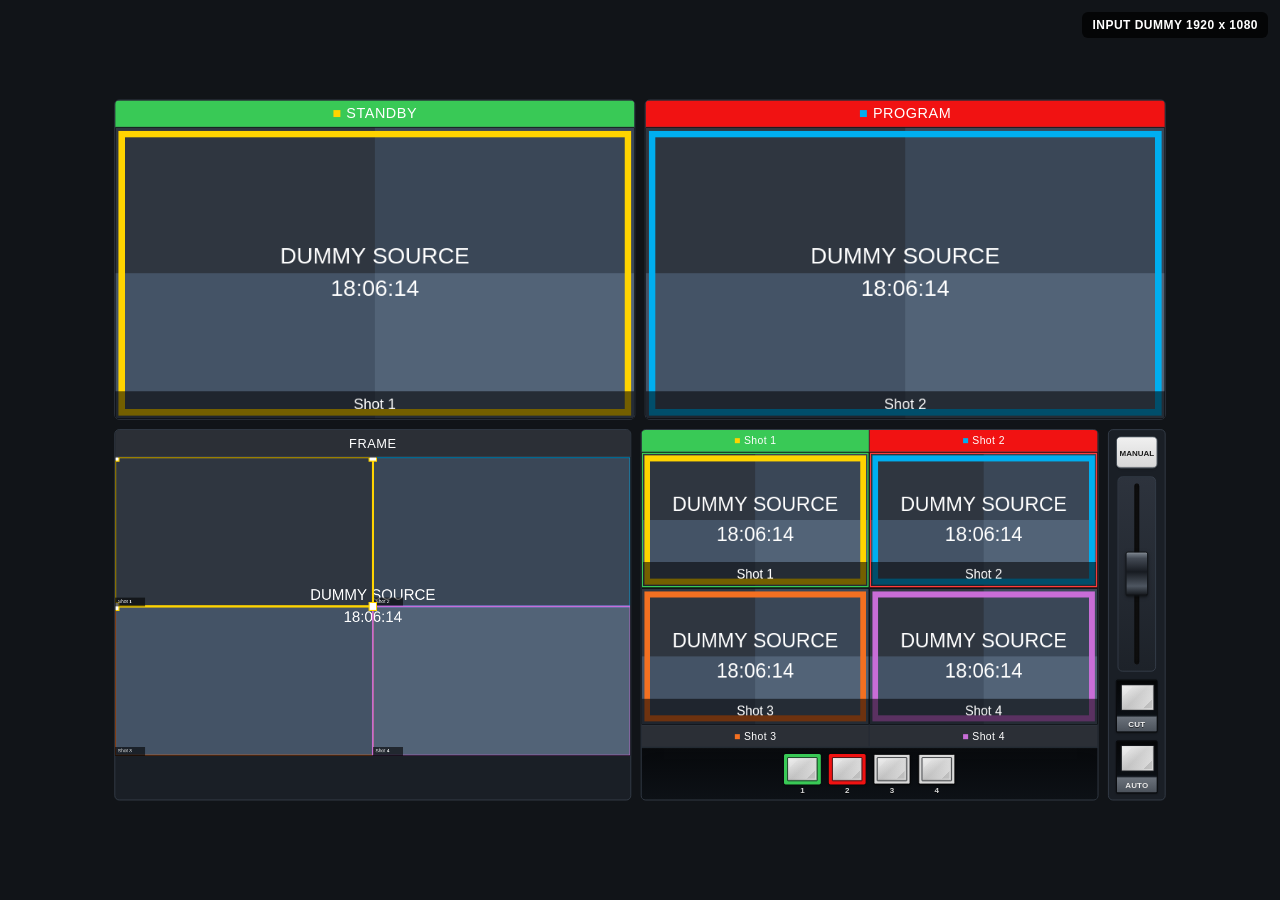
<file: index.html>
﻿<!DOCTYPE html>
<html lang="ja">
<head>
    <meta charset="UTF-8">
    <meta name="viewport" content="width=device-width, initial-scale=1.0">
    <title>4K-UVC-PON</title>
    <link rel="stylesheet" href="switcher.css">
</head>
<body>
<div id="app-fit-root">
    <div class="app-shell">
        <div class="top-row">
            <section class="panel large-panel">
                <div class="panel-header stby-header">STANDBY</div>
                <div class="video-box">
                    <canvas id="stby-canvas" width="640" height="360"></canvas>
                </div>
            </section>

            <section class="panel large-panel">
                <div class="panel-header pgm-header">PROGRAM</div>
                <div class="video-box">
                    <canvas id="pgm-canvas" width="640" height="360"></canvas>
                </div>
            </section>
        </div>

        <div class="bottom-row">

            <section class="editor-panel">
                <div class="panel-header editor-header">FRAME</div>
                <div class="video-box">
                    <canvas id="editor-canvas" width="640" height="360"></canvas>
                </div>
            </section>

            <section class="shot-grid">
                <div class="shot-panel">
                    <div class="panel-header shot-header" id="shot-header-0">Shot 1</div>
                    <div class="video-box">
                        <canvas id="shot-canvas-0" width="320" height="180"></canvas>
                    </div>
                </div>

                <div class="shot-panel">
                    <div class="panel-header shot-header" id="shot-header-1">Shot 2</div>
                    <div class="video-box">
                        <canvas id="shot-canvas-1" width="320" height="180"></canvas>
                    </div>
                </div>

                <div class="shot-panel shot-panel-bottom">
                    <div class="panel-header shot-header" id="shot-header-2">Shot 3</div>
                    <div class="video-box">
                        <canvas id="shot-canvas-2" width="320" height="180"></canvas>
                    </div>
                </div>

                <div class="shot-panel shot-panel-bottom">
                    <div class="panel-header shot-header" id="shot-header-3">Shot 4</div>
                    <div class="video-box">
                        <canvas id="shot-canvas-3" width="320" height="180"></canvas>
                    </div>
                </div>

                <div class="shot-select-row">
                    <div class="shot-select-key">
                        <button class="shot-select-button" data-shot-index="0" aria-label="Shot 1"></button>
                        <div class="shot-select-label">1</div>
                    </div>
                    <div class="shot-select-key">
                        <button class="shot-select-button" data-shot-index="1" aria-label="Shot 2"></button>
                        <div class="shot-select-label">2</div>
                    </div>
                    <div class="shot-select-key">
                        <button class="shot-select-button" data-shot-index="2" aria-label="Shot 3"></button>
                        <div class="shot-select-label">3</div>
                    </div>
                    <div class="shot-select-key">
                        <button class="shot-select-button" data-shot-index="3" aria-label="Shot 4"></button>
                        <div class="shot-select-label">4</div>
                    </div>
                </div>
            </section>

            <section class="control-panel">
                <a href="manual.html" class="manual-link-button" target="_blank" rel="noopener noreferrer">MANUAL</a>

                <div class="tbar-wrap">
                    <div class="tbar-fader-shell">
                        <div class="tbar-fader-track"></div>
                        <input id="tbar-slider" type="range" min="0" max="100" value="0" orient="vertical">
                    </div>
                </div>

                <div class="control-key-stack">
                    <button id="cut-button" class="control-button" aria-label="CUT"></button>
                    <div class="control-button-label">CUT</div>
                </div>

                <div class="control-key-stack">
                    <button id="auto-button" class="control-button" aria-label="AUTO"></button>
                    <div class="control-button-label">AUTO</div>
                </div>
            </section>
        </div>
    </div>
</div>

<video id="source-video" autoplay muted playsinline style="display: none;"></video>

    <script src="switcher.js"></script>
</body>
</html>
</file>
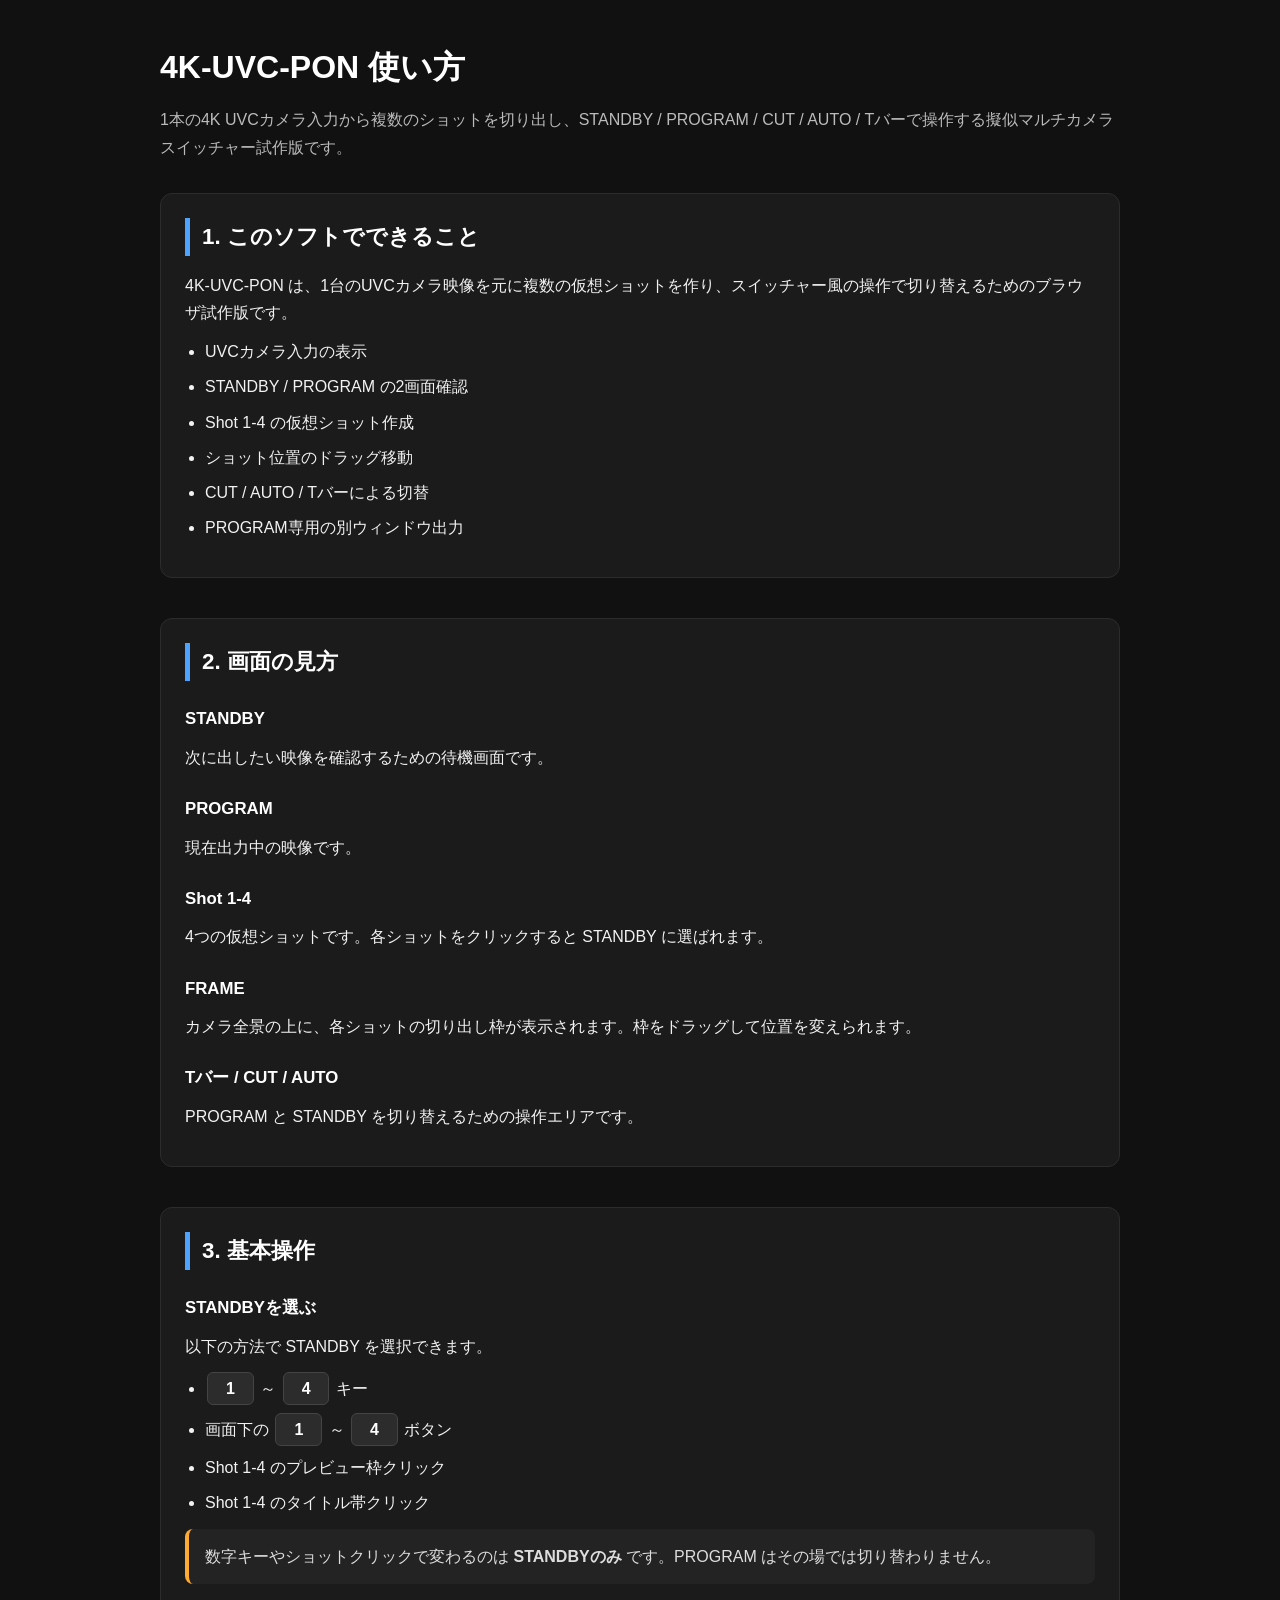
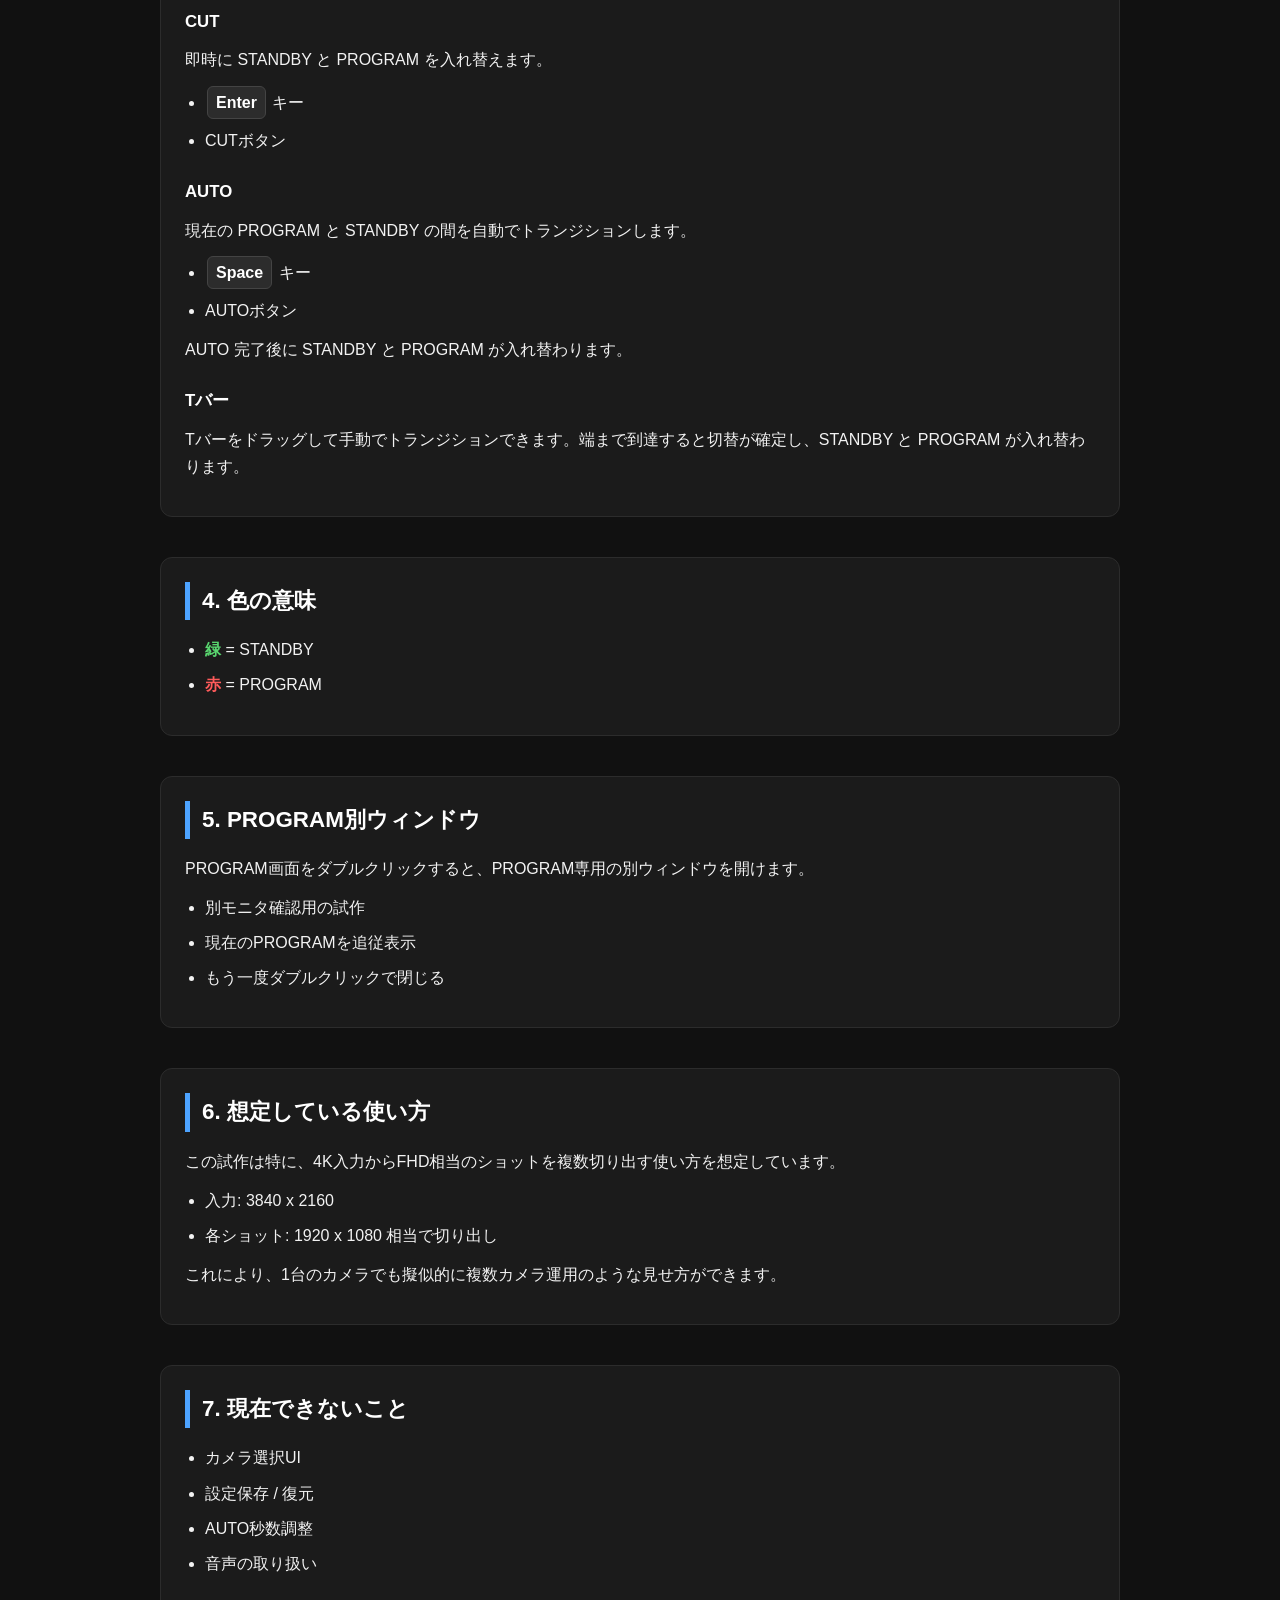
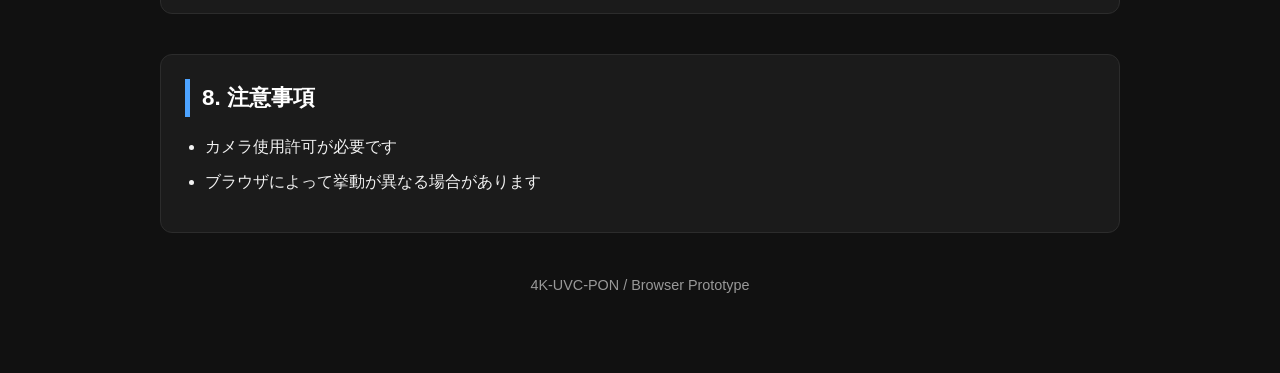
<file: manual.html>
﻿<!DOCTYPE html>
<html lang="ja">
<head>
    <meta charset="UTF-8">
    <meta name="viewport" content="width=device-width, initial-scale=1.0">
    <title>4K-UVC-PON 使い方</title>
    <style>
        body {
            margin: 0;
            font-family: "Segoe UI", "Hiragino Sans", "Yu Gothic UI", sans-serif;
            background: #111;
            color: #f2f2f2;
            line-height: 1.7;
        }

        .container {
            max-width: 960px;
            margin: 0 auto;
            padding: 40px 24px 64px;
        }

        h1 {
            margin: 0 0 12px;
            font-size: 2rem;
            color: #ffffff;
        }

        .subtitle {
            margin: 0 0 32px;
            color: #bbbbbb;
            font-size: 1rem;
        }

        section {
            margin-bottom: 40px;
            padding: 24px;
            background: #1b1b1b;
            border: 1px solid #2c2c2c;
            border-radius: 12px;
        }

        h2 {
            margin-top: 0;
            margin-bottom: 16px;
            font-size: 1.4rem;
            color: #ffffff;
            border-left: 5px solid #4da3ff;
            padding-left: 12px;
        }

        h3 {
            margin-top: 24px;
            margin-bottom: 10px;
            font-size: 1.05rem;
            color: #ffffff;
        }

        p {
            margin: 0 0 12px;
        }

        ul {
            margin: 0 0 12px 20px;
            padding: 0;
        }

        li {
            margin-bottom: 8px;
        }

        .key {
            display: inline-block;
            min-width: 1.8em;
            padding: 2px 8px;
            margin: 0 2px;
            background: #2c2c2c;
            border: 1px solid #444;
            border-radius: 6px;
            color: #fff;
            font-weight: 700;
            text-align: center;
        }

        .note {
            padding: 14px 16px;
            background: #232323;
            border-left: 4px solid #ffaa33;
            border-radius: 8px;
            color: #dddddd;
        }

        .status-red {
            color: #ff5b5b;
            font-weight: 700;
        }

        .status-green {
            color: #59d66f;
            font-weight: 700;
        }

        .footer {
            margin-top: 32px;
            color: #999999;
            font-size: 0.9rem;
            text-align: center;
        }

        a {
            color: #7fc0ff;
        }
    </style>
</head>
<body>
    <div class="container">
        <h1>4K-UVC-PON 使い方</h1>
        <p class="subtitle">
            1本の4K UVCカメラ入力から複数のショットを切り出し、STANDBY / PROGRAM / CUT / AUTO / Tバーで操作する擬似マルチカメラスイッチャー試作版です。
        </p>

        <section>
            <h2>1. このソフトでできること</h2>
            <p>
                4K-UVC-PON は、1台のUVCカメラ映像を元に複数の仮想ショットを作り、スイッチャー風の操作で切り替えるためのブラウザ試作版です。
            </p>
            <ul>
                <li>UVCカメラ入力の表示</li>
                <li>STANDBY / PROGRAM の2画面確認</li>
                <li>Shot 1-4 の仮想ショット作成</li>
                <li>ショット位置のドラッグ移動</li>
                <li>CUT / AUTO / Tバーによる切替</li>
                <li>PROGRAM専用の別ウィンドウ出力</li>
            </ul>
        </section>

        <section>
            <h2>2. 画面の見方</h2>

            <h3>STANDBY</h3>
            <p>
                次に出したい映像を確認するための待機画面です。
            </p>

            <h3>PROGRAM</h3>
            <p>
                現在出力中の映像です。
            </p>

            <h3>Shot 1-4</h3>
            <p>
                4つの仮想ショットです。各ショットをクリックすると STANDBY に選ばれます。
            </p>

            <h3>FRAME</h3>
            <p>
                カメラ全景の上に、各ショットの切り出し枠が表示されます。枠をドラッグして位置を変えられます。
            </p>

            <h3>Tバー / CUT / AUTO</h3>
            <p>
                PROGRAM と STANDBY を切り替えるための操作エリアです。
            </p>
        </section>

        <section>
            <h2>3. 基本操作</h2>

            <h3>STANDBYを選ぶ</h3>
            <p>以下の方法で STANDBY を選択できます。</p>
            <ul>
                <li><span class="key">1</span> ～ <span class="key">4</span> キー</li>
                <li>画面下の <span class="key">1</span> ～ <span class="key">4</span> ボタン</li>
                <li>Shot 1-4 のプレビュー枠クリック</li>
                <li>Shot 1-4 のタイトル帯クリック</li>
            </ul>
            <div class="note">
                数字キーやショットクリックで変わるのは <strong>STANDBYのみ</strong> です。PROGRAM はその場では切り替わりません。
            </div>

            <h3>CUT</h3>
            <p>即時に STANDBY と PROGRAM を入れ替えます。</p>
            <ul>
                <li><span class="key">Enter</span> キー</li>
                <li>CUTボタン</li>
            </ul>

            <h3>AUTO</h3>
            <p>現在の PROGRAM と STANDBY の間を自動でトランジションします。</p>
            <ul>
                <li><span class="key">Space</span> キー</li>
                <li>AUTOボタン</li>
            </ul>
            <p>
                AUTO 完了後に STANDBY と PROGRAM が入れ替わります。
            </p>

            <h3>Tバー</h3>
            <p>
                Tバーをドラッグして手動でトランジションできます。端まで到達すると切替が確定し、STANDBY と PROGRAM が入れ替わります。
            </p>
        </section>

        <section>
            <h2>4. 色の意味</h2>
            <ul>
                <li><span class="status-green">緑</span> = STANDBY</li>
                <li><span class="status-red">赤</span> = PROGRAM</li>
            </ul>
        </section>

        <section>
            <h2>5. PROGRAM別ウィンドウ</h2>
            <p>
                PROGRAM画面をダブルクリックすると、PROGRAM専用の別ウィンドウを開けます。
            </p>
            <ul>
                <li>別モニタ確認用の試作</li>
                <li>現在のPROGRAMを追従表示</li>
                <li>もう一度ダブルクリックで閉じる</li>
            </ul>
        </section>

        <section>
            <h2>6. 想定している使い方</h2>
            <p>
                この試作は特に、4K入力からFHD相当のショットを複数切り出す使い方を想定しています。
            </p>
            <ul>
                <li>入力: 3840 x 2160</li>
                <li>各ショット: 1920 x 1080 相当で切り出し</li>
            </ul>
            <p>
                これにより、1台のカメラでも擬似的に複数カメラ運用のような見せ方ができます。
            </p>
        </section>

        <section>
            <h2>7. 現在できないこと</h2>
            <ul>
                <li>カメラ選択UI</li>
                <li>設定保存 / 復元</li>
                <li>AUTO秒数調整</li>
                <li>音声の取り扱い</li>
            </ul>
        </section>

        <section>
            <h2>8. 注意事項</h2>
            <ul>
                <li>カメラ使用許可が必要です</li>
                <li>ブラウザによって挙動が異なる場合があります</li>
            </ul>
        </section>

        <p class="footer">
            4K-UVC-PON / Browser Prototype
        </p>
    </div>
</body>
</html>
</file>
<file: switcher.css>
﻿html,
body {
    margin: 0;
    padding: 0;
    width: 100%;
    height: 100%;
    background: #111418;
    color: #ffffff;
    font-family: sans-serif;
    overflow: hidden;
}

* {
    box-sizing: border-box;
}

#app-fit-root {
    position: relative;
    width: 100vw;
    height: 100vh;
    overflow: hidden;
    background: #111418;
}

.app-shell {
    position: absolute;
    left: 0;
    top: 0;
    width: 1600px;
    height: 900px;
    display: grid;
    grid-template-rows: 400px 1fr;
    gap: 12px;
    padding: 12px;
    transform-origin: top left;
}

.top-row {
    display: grid;
    grid-template-columns: 651px 651px;
    justify-content: center;
    gap: 12px;
    min-width: 0;
    min-height: 0;
}

.bottom-row {
    display: grid;
    grid-template-columns: 646px 572px 72px;
    justify-content: center;
    align-items: stretch;
    gap: 12px;
    min-width: 0;
    min-height: 0;
}

.panel,
.editor-panel,
.control-panel,
.shot-grid {
    background: #1a1f26;
    border: 1px solid #3a4350;
    border-radius: 6px;
    overflow: hidden;
    min-width: 0;
    min-height: 0;
}

.large-panel,
.editor-panel {
    display: flex;
    flex-direction: column;
    min-width: 0;
    min-height: 0;
}

.panel-header {
    height: 34px;
    display: flex;
    align-items: center;
    justify-content: center;
    font-size: 18px;
    letter-spacing: 0.04em;
    border-bottom: 1px solid #3a4350;
    flex-shrink: 0;
}

.stby-header {
    background: #39c956;
}

.pgm-header {
    background: #f11212;
}

.editor-header {
    background: #2b2f36;
    font-size: 16px;
}

.shot-header {
    background: #2b2f36;
    font-size: 13px;
    height: 28px;
    display: flex;
    align-items: center;
    justify-content: center;
    border-bottom: 1px solid #3a4350;
    flex-shrink: 0;
}

.video-box {
    position: relative;
    width: 100%;
    aspect-ratio: 16 / 9;
    background: #000000;
    min-height: 0;
}

.video-box canvas {
    position: absolute;
    inset: 0;
    width: 100%;
    height: 100%;
    display: block;
    background: #000000;
}

.large-panel .video-box {
    width: 100%;
}

.editor-panel .video-box {
    width: auto;
    height: 373px;
    max-width: 100%;
    margin: 0 auto;
}

.shot-grid {
    display: grid;
    grid-template-columns: 1fr 1fr;
    grid-template-rows: 1fr 1fr auto;
    align-content: stretch;
    height: 100%;
}

.shot-panel {
    display: flex;
    flex-direction: column;
    min-width: 0;
    min-height: 0;
    background: #1a1f26;
    border-right: 1px solid #3a4350;
    border-bottom: 1px solid #3a4350;
}

.shot-panel-bottom .shot-header {
    order: 2;
    border-top: 1px solid #3a4350;
    border-bottom: none;
}

.shot-panel-bottom .video-box {
    order: 1;
}

.shot-panel .video-box {
    width: auto;
    height: calc(100% - 28px);
    max-width: 100%;
    margin: 0 auto;
    align-self: center;
}

.shot-panel:nth-child(2n) {
    border-right: none;
}

.shot-panel:nth-child(3),
.shot-panel:nth-child(4) {
    border-bottom: none;
}

.shot-select-row {
    grid-column: 1 / span 2;
    display: flex;
    justify-content: center;
    align-items: flex-start;
    gap: 10px;
    padding: 8px 8px 6px;
    background: linear-gradient(to bottom, #06080b 0%, #0d1116 100%);
    border-top: 1px solid #2e3742;
    box-shadow:
        inset 0 1px 0 rgba(255, 255, 255, 0.03),
        inset 0 10px 18px rgba(255, 255, 255, 0.01);
}

.shot-select-key {
    width: 46px;
    display: flex;
    flex-direction: column;
    align-items: center;
    gap: 3px;
}

.shot-select-label {
    width: 100%;
    text-align: center;
    font-size: 10px;
    line-height: 1;
    font-weight: 700;
    color: #d9d9d9;
    text-shadow: 0 1px 0 rgba(0, 0, 0, 0.85);
}

.shot-select-button{
    position: relative;
    width: 46px;
    min-width: 46px;
    height: 38px;
    padding: 0;
    border: 1px solid #040506;
    border-radius: 2px;
    background:
        linear-gradient(to bottom, #060708 0%, #0d1014 100%);
    box-shadow:
        inset 0 1px 0 rgba(255, 255, 255, 0.03),
        inset 0 -1px 0 rgba(255, 255, 255, 0.02),
        0 1px 2px rgba(0, 0, 0, 0.6);
    cursor: pointer;
    transition: transform 0.03s ease, filter 0.08s ease, box-shadow 0.08s ease;
}

.shot-select-button::before {
    content: "";
    position: absolute;
    inset: 3px;
    border: 1px solid #1a1d21;
    border-radius: 1px;
    background:
        linear-gradient(to bottom, rgba(255, 255, 255, 0.22) 0%, rgba(255, 255, 255, 0.06) 16%, rgba(0, 0, 0, 0.08) 100%),
        linear-gradient(135deg, #e9e9e9 0%, #cfcfcf 48%, #eeeeee 100%);
    box-shadow:
        inset 0 1px 1px rgba(255, 255, 255, 0.5),
        inset -1px -1px 1px rgba(0, 0, 0, 0.14);
}

.shot-select-button::after {
    content: "";
    position: absolute;
    inset: 6px;
    border-radius: 1px;
    background:
        linear-gradient(135deg, rgba(255, 255, 255, 0.18) 0 18%, rgba(255, 255, 255, 0) 18% 100%),
        linear-gradient(315deg, rgba(0, 0, 0, 0.12) 0 18%, rgba(0, 0, 0, 0) 18% 100%);
    opacity: 0.9;
    pointer-events: none;
}

.shot-select-button:hover {
    filter: brightness(1.02);
}

.shot-select-button:active {
    transform: translateY(1px);
    box-shadow:
        inset 0 2px 3px rgba(0, 0, 0, 0.55),
        0 1px 1px rgba(0, 0, 0, 0.45);
}

.shot-select-button:active::before {
    inset: 4px 3px 2px 3px;
}
.control-key-stack {
    width: 52px;
    display: flex;
    flex-direction: column;
    align-items: stretch;
    gap: 0;
    padding: 0;
    border: 1px solid #050607;
    border-radius: 2px;
    background: linear-gradient(to bottom, #07090b 0%, #11161c 100%);
    box-shadow:
        inset 0 1px 0 rgba(255, 255, 255, 0.03),
        0 1px 2px rgba(0, 0, 0, 0.55);
    overflow: hidden;
}

.control-button {
    position: relative;
    width: 100%;
    min-width: 52px;
    height: 44px;
    border: none;
    border-bottom: 1px solid #11161c;
    border-radius: 0;
    background: linear-gradient(to bottom, #050607 0%, #0b0f14 100%);
    cursor: pointer;
    transition: transform 0.03s ease, filter 0.08s ease, box-shadow 0.08s ease;
}

.control-button::before {
    content: "";
    position: absolute;
    top: 5px;
    left: 5px;
    right: 5px;
    bottom: 5px;
    border: 1px solid #1a1d21;
    border-radius: 1px;
    background:
        linear-gradient(to bottom, rgba(255, 255, 255, 0.22) 0%, rgba(255, 255, 255, 0.07) 18%, rgba(0, 0, 0, 0.06) 100%),
        linear-gradient(135deg, #ececec 0%, #cdcdcd 48%, #efefef 100%);
    box-shadow:
        inset 0 1px 1px rgba(255, 255, 255, 0.48),
        inset -1px -1px 1px rgba(0, 0, 0, 0.14);
}

.control-button::after {
    content: "";
    position: absolute;
    top: 8px;
    left: 8px;
    right: 8px;
    bottom: 8px;
    border-radius: 1px;
    background:
        linear-gradient(135deg, rgba(255, 255, 255, 0.18) 0 18%, rgba(255, 255, 255, 0) 18% 100%),
        linear-gradient(315deg, rgba(0, 0, 0, 0.12) 0 18%, rgba(0, 0, 0, 0) 18% 100%);
    pointer-events: none;
}

.control-button:hover {
    filter: brightness(1.02);
}

.control-button:active {
    transform: translateY(1px);
}

.control-button:active::before {
    top: 6px;
    bottom: 4px;
}

.control-button-label {
    height: 20px;
    display: flex;
    align-items: center;
    justify-content: center;
    border-top: 1px solid #2a3139;
    background: linear-gradient(to bottom, #6c737c 0%, #4b525b 100%);
    color: #f2f2f2;
    font-size: 10px;
    font-weight: 700;
    letter-spacing: 0.02em;
    text-shadow: 0 1px 0 rgba(0, 0, 0, 0.55);
}

.manual-link-button {
    min-width: 52px;
    height: 40px;
    border: 1px solid #4f5863;
    border-radius: 6px;
    background: linear-gradient(to bottom, #f0f0f0 0%, #d7d7d7 100%);
    color: #1a1a1a;
    font-size: 10px;
    font-weight: 700;
    letter-spacing: 0;
    text-shadow: 0 1px 0 rgba(255, 255, 255, 0.45);
    cursor: pointer;
    transition: transform 0.04s ease, filter 0.08s ease, box-shadow 0.08s ease;
    box-shadow:
        inset 0 1px 0 rgba(255, 255, 255, 0.9),
        inset 0 -1px 0 rgba(0, 0, 0, 0.18),
        0 1px 2px rgba(0, 0, 0, 0.35);
}

.shot-select-button.active {
    outline: none;
}

.shot-select-button.active::before {
    border-color: #15181c;
}

.shot-select-button.active[data-bus="stby"]::before {
    background:
        linear-gradient(to bottom, rgba(255, 255, 255, 0.16) 0%, rgba(255, 255, 255, 0.04) 18%, rgba(0, 0, 0, 0.05) 100%),
        linear-gradient(135deg, #56ff74 0%, #19b53a 48%, #7dff8a 100%);
    box-shadow:
        inset 0 1px 1px rgba(255, 255, 255, 0.28),
        inset -1px -1px 1px rgba(0, 0, 0, 0.12),
        0 0 10px rgba(54, 255, 94, 0.42);
}

.shot-select-button.active[data-bus="pgm"]::before {
    background:
        linear-gradient(to bottom, rgba(255, 255, 255, 0.16) 0%, rgba(255, 255, 255, 0.04) 18%, rgba(0, 0, 0, 0.05) 100%),
        linear-gradient(135deg, #ff7070 0%, #d81818 48%, #ff8a8a 100%);
    box-shadow:
        inset 0 1px 1px rgba(255, 255, 255, 0.28),
        inset -1px -1px 1px rgba(0, 0, 0, 0.12),
        0 0 10px rgba(255, 56, 56, 0.4);
}

.control-panel {
    display: flex;
    flex-direction: column;
    align-items: center;
    justify-content: flex-start;
    gap: 10px;
    padding: 8px;
}

.manual-link-button {
    min-width: 52px;
    display: flex;
    align-items: center;
    justify-content: center;
    text-decoration: none;
}


/* 
  Portions of this code are derived from:
  "Vertical Range Sliders" by Brad Brock
  https://codepen.io/verybradthings/pen/ZeNEpO

  Copyright (c) 2025 Brad Brock
  Licensed under the MIT License.
*/

.tbar-wrap {
    width: 48px;
    flex: 1;
    min-height: 120px;
    display: flex;
    align-items: center;
    justify-content: center;
    background: linear-gradient(to bottom, #2d333d 0%, #1d2229 100%);
    border: 1px solid #3a4350;
    border-radius: 6px;
    padding: 8px 0;
}

.tbar-fader-shell {
    position: relative;
    width: 28px;
    height: 100%;
    max-height: 260px;
    min-height: 180px;
    display: flex;
    align-items: center;
    justify-content: center;
}

.tbar-fader-track {
    position: absolute;
    top: 0;
    bottom: 0;
    left: 50%;
    width: 6px;
    transform: translateX(-50%);
    border-radius: 3px;
    background: linear-gradient(to right, #0d0d0d 0%, #1a1a1a 50%, #0b0b0b 100%);
    box-shadow:
        inset 0 0 4px rgba(255, 255, 255, 0.05),
        inset 0 0 8px rgba(0, 0, 0, 0.9);
    pointer-events: none;
}

#tbar-slider {
    position: relative;
    z-index: 2;
    writing-mode: bt-lr;
    -webkit-appearance: slider-vertical;
    appearance: none;
    width: 28px;
    height: 100%;
    max-height: 260px;
    min-height: 180px;
    background: transparent;
    margin: 0;
}

#tbar-slider::-webkit-slider-runnable-track {
    width: 28px;
    background: transparent;
    border: none;
}

#tbar-slider::-webkit-slider-thumb {
    -webkit-appearance: none;
    appearance: none;
    width: 28px;
    height: 56px;
    border: 1px solid #0f1114;
    border-radius: 3px;
    background:
        linear-gradient(to bottom, #7d858f 0%, #434a54 14%, #171b21 45%, #4e5661 78%, #111418 100%);
    box-shadow:
        inset 0 1px 0 rgba(255, 255, 255, 0.18),
        inset 0 -1px 0 rgba(0, 0, 0, 0.55),
        0 1px 4px rgba(0, 0, 0, 0.5);
    cursor: pointer;
}

#tbar-slider::-moz-range-track {
    width: 6px;
    background: transparent;
    border: none;
}

#tbar-slider::-moz-range-thumb {
    width: 28px;
    height: 56px;
    border: 1px solid #0f1114;
    border-radius: 3px;
    background:
        linear-gradient(to bottom, #7d858f 0%, #434a54 14%, #171b21 45%, #4e5661 78%, #111418 100%);
    box-shadow:
        inset 0 1px 0 rgba(255, 255, 255, 0.18),
        inset 0 -1px 0 rgba(0, 0, 0, 0.55),
        0 1px 4px rgba(0, 0, 0, 0.5);
    cursor: pointer;
}

.control-button:disabled {
    opacity: 0.55;
    cursor: default;
}
</file>
